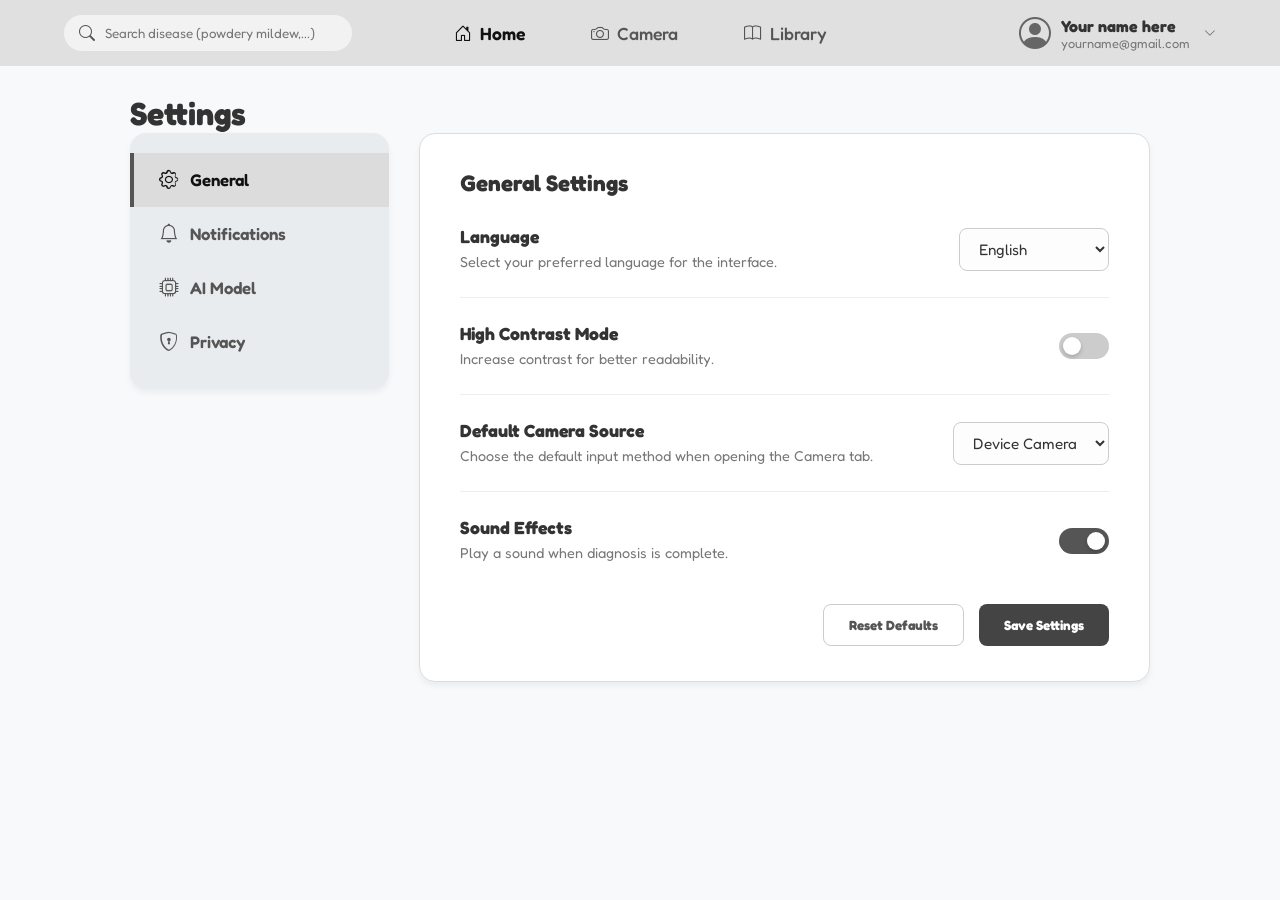
<file: Web-app (code)/setting.html>
<!DOCTYPE html>
<html lang="en">
<head>
    <meta charset="UTF-8">
    <meta name="viewport" content="width=device-width, initial-scale=1.0, user-scalable=no, viewport-fit=cover">
    <title>Settings - Plant AI</title>
    <link rel="preconnect" href="https://fonts.googleapis.com">
    <link rel="preconnect" href="https://fonts.gstatic.com" crossorigin>
    <link href="https://fonts.googleapis.com/css2?family=Fredoka:wdth,wght@75..125,300..700&family=Josefin+Sans:ital,wght@0,100..700;1,100..700&display=swap" rel="stylesheet">
    <link rel="stylesheet" href="https://cdn.jsdelivr.net/npm/bootstrap-icons@1.11.3/font/bootstrap-icons.min.css">
    
    <link rel="stylesheet" href="navbar.css"> 
    <link rel="stylesheet" href="home.css"> 
    <link rel="stylesheet" href="setting.css">
</head>

<body>
    <nav>
        <div class="search-box">
            <i class="bi bi-search"></i><input type="text" 
           placeholder="Search disease (powdery mildew,...)"
           onkeypress="if(event.key === 'Enter' && this.value.trim() !== '') window.location.href='test.html'">
            <i class="bi bi-arrow-right"
            onmousedown="event.preventDefault()"
            onclick="window.location.href='test.html'">
            </i>
        </div>
        
        <ul class="nav-btn">
            <li class="active"><a href="index.html"><i class="bi bi-house-door"></i>Home</a></li>
            <li><a href="camera.html"><i class="bi bi-camera"></i>Camera</a></li>
            <li><a href="library.html"><i class="bi bi-book"></i>Library</a></li>
        </ul>
        <div class="user-section">
            <div class="acc-tab">
                <i class="bi bi-person-circle profile-icon"></i>
                <div class="user-info">
                    <p class="user-name">Your name here</p>
                    <p class="user-settings">yourname@gmail.com</p>
                </div>
                <i class="bi bi-chevron-down"></i>
            </div>
            <div class="dropdown-menu">
                <ul>
                    <li><a href="user.html"><i class="bi bi-person"></i>My account</a></li>
                    <li><a href="setting.html"><i class="bi bi-gear"></i>Setting</a></li>
                    <li><a href="login_register.html"><i class="bi bi-box-arrow-right"></i>Sign out</a></li>
                </ul>
            </div>
        </div>
    </nav>

    <main class="settings-main fade-in">
        <div class="page-header">
            <h1>Settings</h1>
        </div>

        <div class="settings-container">
            <div class="settings-sidebar">
                <button class="sidebar-tab active"><i class="bi bi-gear"></i> General</button>
                <button class="sidebar-tab"><i class="bi bi-bell"></i> Notifications</button>
                <button class="sidebar-tab"><i class="bi bi-cpu"></i> AI Model</button>
                <button class="sidebar-tab"><i class="bi bi-shield-lock"></i> Privacy</button>
            </div>

            <div class="settings-content fade-in-delay-1">
                <h2 class="section-title">General Settings</h2>
                
                <div class="setting-item">
                    <div class="setting-info">
                        <h3>Language</h3>
                        <p>Select your preferred language for the interface.</p>
                    </div>
                    <div class="setting-action">
                        <select class="setting-select">
                            <option value="en" selected>English</option>
                            <option value="vi">Vietnamese</option>
                        </select>
                    </div>
                </div>

                <div class="form-divider"></div>

                <div class="setting-item">
                    <div class="setting-info">
                        <h3>High Contrast Mode</h3>
                        <p>Increase contrast for better readability.</p>
                    </div>
                    <div class="setting-action">
                        <label class="switch">
                            <input type="checkbox">
                            <span class="slider round"></span>
                        </label>
                    </div>
                </div>

                <div class="form-divider"></div>

                <div class="setting-item">
                    <div class="setting-info">
                        <h3>Default Camera Source</h3>
                        <p>Choose the default input method when opening the Camera tab.</p>
                    </div>
                    <div class="setting-action">
                        <select class="setting-select">
                            <option value="camera" selected>Device Camera</option>
                            <option value="upload">File Upload</option>
                        </select>
                    </div>
                </div>

                <div class="form-divider"></div>

                <div class="setting-item">
                    <div class="setting-info">
                        <h3>Sound Effects</h3>
                        <p>Play a sound when diagnosis is complete.</p>
                    </div>
                    <div class="setting-action">
                        <label class="switch">
                            <input type="checkbox" checked>
                            <span class="slider round"></span>
                        </label>
                    </div>
                </div>

                <div class="form-actions" style="margin-top: 40px;">
                    <button type="button" class="btn-cancel">Reset Defaults</button>
                    <button type="button" class="btn-save">Save Settings</button>
                </div>
            </div>
        </div>
    </main>
</body>
</html>
</file>
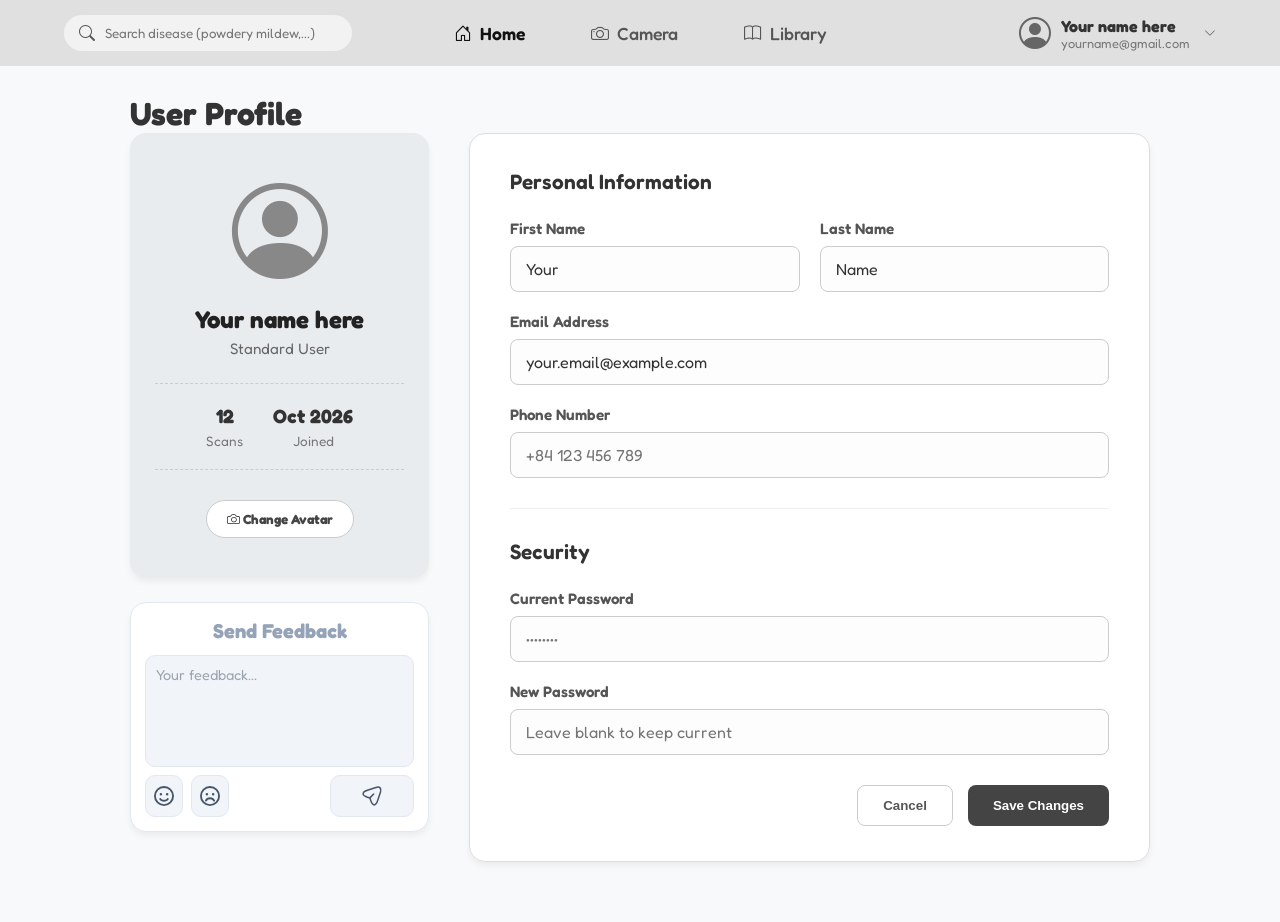
<file: Web-app (code)/user.html>
<!DOCTYPE html>
<html lang="en">
<head>
    <meta charset="UTF-8">
    <meta name="viewport" content="width=device-width, initial-scale=1.0, user-scalable=no, viewport-fit=cover">
    <title>My Account - Plant AI</title>
    <link rel="preconnect" href="https://fonts.googleapis.com">
    <link rel="preconnect" href="https://fonts.gstatic.com" crossorigin>
    <link href="https://fonts.googleapis.com/css2?family=Fredoka:wdth,wght@75..125,300..700&family=Josefin+Sans:ital,wght@0,100..700;1,100..700&display=swap" rel="stylesheet">
    <link rel="apple-touch-icon" sizes="180x180" href="Materials\favicon_io\apple-touch-icon.png">
    <link rel="icon" type="image/png" sizes="32x32" href="Materials\favicon_io\favicon-32x32.png">
    <link rel="icon" type="image/png" sizes="16x16" href="Materials\favicon_io\favicon-16x16.png">
    <link rel="manifest" href="/site.webmanifest">
    <link rel="stylesheet" href="https://cdn.jsdelivr.net/npm/bootstrap-icons@1.11.3/font/bootstrap-icons.min.css">
    
    <link rel="stylesheet" href="navbar.css"> 
    <link rel="stylesheet" href="home.css"> 
    <link rel="stylesheet" href="user.css">
</head>

<body>
    <nav>
        <div class="search-box">
            <i class="bi bi-search"></i><input type="text" 
           placeholder="Search disease (powdery mildew,...)"
           onkeypress="if(event.key === 'Enter' && this.value.trim() !== '') window.location.href='test.html'">
            <i class="bi bi-arrow-right"
            onmousedown="event.preventDefault()"
            onclick="window.location.href='test.html'">
            </i>
        </div>
        
        <ul class="nav-btn">
            <li class="active"><a href="index.html"><i class="bi bi-house-door"></i>Home</a></li>
            <li><a href="camera.html"><i class="bi bi-camera"></i>Camera</a></li>
            <li><a href="library.html"><i class="bi bi-book"></i>Library</a></li>
        </ul>
        <div class="user-section">
            <div class="acc-tab">
                <i class="bi bi-person-circle profile-icon"></i>
                <div class="user-info">
                    <p class="user-name">Your name here</p>
                    <p class="user-settings">yourname@gmail.com</p>
                </div>
                <i class="bi bi-chevron-down"></i>
            </div>
            <div class="dropdown-menu">
                <ul>
                    <li><a href="user.html"><i class="bi bi-person"></i>My account</a></li>
                    <li><a href="setting.html"><i class="bi bi-gear"></i>Setting</a></li>
                    <li><a href="login_register.html"><i class="bi bi-box-arrow-right"></i>Sign out</a></li>
                </ul>
            </div>
        </div>
    </nav>

    <main class="account-main fade-in">
        <div class="page-header">
            <h1>User Profile</h1>
        </div>

        <div class="account-container">
            <div class="left-sidebar-column">
                <div class="profile-summary">
                    <div class="avatar-wrapper">
                        <i class="bi bi-person-circle large-avatar"></i>
                    </div>
                    <h2 class="display-name">Your name here</h2>
                    <p class="account-role">Standard User</p>
                    
                    <div class="profile-stats">
                        <div class="stat-item">
                            <span class="stat-num">12</span>
                            <span class="stat-label">Scans</span>
                        </div>
                        <div class="stat-item">
                            <span class="stat-num">Oct 2026</span>
                            <span class="stat-label">Joined</span>
                        </div>
                    </div>

                    <button class="upload-btn">
                        <i class="bi bi-camera"></i> Change Avatar
                    </button>
                </div>

                <div class="fb-card">
                    <h1 class="fb-title">Send Feedback</h1>
                    <textarea placeholder="Your feedback..." class="fb-textarea"></textarea>
                    
                    <button type="button" class="fb-btn fb-emoji-btn" title="Happy">
                        <svg xmlns="http://www.w3.org/2000/svg" height="20px" viewBox="0 0 512 512">
                            <path d="M464 256A208 208 0 1 0 48 256a208 208 0 1 0 416 0zM0 256a256 256 0 1 1 512 0A256 256 0 1 1 0 256zm177.6 62.1C192.8 334.5 218.8 352 256 352s63.2-17.5 78.4-33.9c9-9.7 24.2-10.4 33.9-1.4s10.4 24.2 1.4 33.9c-22 23.8-60 49.4-113.6 49.4s-91.7-25.5-113.6-49.4c-9-9.7-8.4-24.9 1.4-33.9s24.9-8.4 33.9 1.4zM144.4 208a32 32 0 1 1 64 0 32 32 0 1 1 -64 0zm192-32a32 32 0 1 1 0 64 32 32 0 1 1 0-64z"></path>
                        </svg>
                    </button>

                    <button type="button" class="fb-btn fb-emoji-btn" title="Sad">
                        <svg xmlns="http://www.w3.org/2000/svg" height="20px" viewBox="0 0 512 512">
                            <path d="M464 256A208 208 0 1 0 48 256a208 208 0 1 0 416 0zM0 256a256 256 0 1 1 512 0A256 256 0 1 1 0 256zM174.6 384.1c-4.5 12.5-18.2 18.9-30.7 14.4s-18.9-18.2-14.4-30.7C146.9 319.4 198.9 288 256 288s109.1 31.4 126.6 79.9c4.5 12.5-2 26.2-14.4 30.7s-26.2-2-30.7-14.4C328.2 358.5 297.2 336 256 336s-72.2 22.5-81.4 48.1zM144.4 208a32 32 0 1 1 64 0 32 32 0 1 1 -64 0zm192-32a32 32 0 1 1 0 64 32 32 0 1 1 0-64z"></path>
                        </svg>
                    </button>

                    <span class="fb-spacer"></span>

                    <button type="button" class="fb-btn fb-send-btn" title="Send">
                        <svg fill="none" viewBox="0 0 24 24" height="24px" width="24px" xmlns="http://www.w3.org/2000/svg">
                            <path stroke-linejoin="round" stroke-linecap="round" stroke-width="1.5" d="M7.39999 6.32003L15.89 3.49003C19.7 2.22003 21.77 4.30003 20.51 8.11003L17.68 16.6C15.78 22.31 12.66 22.31 10.76 16.6L9.91999 14.08L7.39999 13.24C1.68999 11.34 1.68999 8.23003 7.39999 6.32003Z"></path>
                            <path stroke-linejoin="round" stroke-linecap="round" stroke-width="1.5" d="M10.11 13.6501L13.69 10.0601"></path>
                        </svg>
                    </button>
                </div>
            </div>

            <div class="profile-details fade-in-delay-1">
                <h3 class="section-title">Personal Information</h3>
                
                <form class="account-form" onsubmit="event.preventDefault();">
                    <div class="form-row">
                        <div class="form-group">
                            <label>First Name</label>
                            <input type="text" placeholder="Enter first name" value="Your">
                        </div>
                        <div class="form-group">
                            <label>Last Name</label>
                            <input type="text" placeholder="Enter last name" value="Name">
                        </div>
                    </div>

                    <div class="form-group">
                        <label>Email Address</label>
                        <input type="email" placeholder="example@email.com" value="your.email@example.com">
                    </div>

                    <div class="form-group">
                        <label>Phone Number</label>
                        <input type="tel" placeholder="+84 123 456 789">
                    </div>

                    <div class="form-divider"></div>

                    <h3 class="section-title">Security</h3>
                    <div class="form-group">
                        <label>Current Password</label>
                        <input type="password" placeholder="••••••••">
                    </div>
                    <div class="form-group">
                        <label>New Password</label>
                        <input type="password" placeholder="Leave blank to keep current">
                    </div>

                    <div class="form-actions">
                        <button type="button" class="btn-cancel">Cancel</button>
                        <button type="submit" class="btn-save">Save Changes</button>
                    </div>
                </form>
            </div>
        </div>
    </main>
</body>
</html>
</file>
<file: Web-app (code)/navbar.css>
* {
    margin: 0;
    padding: 0;
    box-sizing: border-box;
}

body {
    font-family: 'Fredoka', 'Josefin Sans', sans-serif;
    background-color: #f8f9fa;
    color: #333333;
    overflow-x: hidden;
    padding-top: 64px;
}

nav {
    display: flex;
    align-items: center;
    padding: 15px 64px;
    background-color: #e0e0e0;
    position: fixed;
    width: 100vw;
    top: 0;
    left: 0;
    z-index: 100;
}

.search-box {
    display: flex;
    align-items: center;
    background: #f2f2f2;
    padding: 2px 15px;
    border-radius: 20px;
    transition: all 0.3s ease;
    width: 25%;
    position: relative;
}

.search-box:hover {
    background: #ffffff;
    box-shadow: 0 2px 8px rgba(0,0,0,0.1);
}

.search-box:focus-within {
    background: #ffffff;
    box-shadow: 0 2px 8px rgba(0,0,0,0.1);
    width: 30%;
}

.search-box i {
    color: #555;
    margin-right: 10px;
}

.bi-arrow-right {
    position: absolute;
    right: 0;
    top: 0;
    height: 100%;
    width: 45px;
    
    display: flex;
    justify-content: center;
    align-items: center;
    
    border-radius: 0 20px 20px 0;
    margin-right: 0 !important;
    
    opacity: 0;
    visibility: hidden;
    pointer-events: none;
    transition: all 0.3s ease;
}

.search-box:focus-within .bi-arrow-right {
    opacity: 1;
    visibility: visible;
    background-color: #dcdcdc;
    color: #999 !important;
}

.search-box input:not(:placeholder-shown) ~ .bi-arrow-right {
    background-color: #9e9e9e;
    color: #ffffff !important;
    pointer-events: auto;
    cursor: pointer;
}

.search-box input:not(:placeholder-shown) ~ .bi-arrow-right:hover {
    background-color: #888888;
}

.search-box input {
    border: none;
    background: transparent;
    outline: none;
    font-family: 'Fredoka';
    color: #333;
    width: 100%;
    height: 32px;
}

.nav-btn {
    position: absolute;
    display: flex;
    list-style: none;
    gap: 30px;
    left: 50%;
    transform: translateX(-50%); /* Căn giữa chuẩn xác để tính tọa độ trượt không bị lệch */
    z-index: 1;
}

/* Khung nền trượt mượt mà */
.nav-slider {
    position: absolute;
    top: 0;
    left: 0;
    height: 100%;
    background-color: #b3b3b3; /* Đổi thành #222 nếu bạn muốn khung đen */
    border-radius: 20px;
    z-index: -1;
    /* Hiệu ứng trượt có độ đàn hồi nhẹ rất mượt */
    transition: transform 0.35s cubic-bezier(0.25, 1, 0.5, 1), width 0.35s cubic-bezier(0.25, 1, 0.5, 1);
    pointer-events: none;
}

.nav-btn li a {
    text-decoration: none;
    color: #555;
    font-weight: 500;
    font-size: 1.1rem;
    display: flex;
    align-items: center;
    gap: 8px;
    padding: 8px 18px;
    border-radius: 20px;
    transition: color 0.25s ease;
    position: relative;
}

/* Chữ và icon khi đang ở trang đó (nếu dùng khung đen thì đổi color thành #ffffff) */
.nav-btn li.active a {
    color: #111;
    font-weight: 600;
}

/* Hover nhẹ chỉ đổi màu chữ, không tạo khung giả làm rối hiệu ứng trượt */
.nav-btn li:not(.active) a:hover {
    color: #111;
}

.user-section {
    position: absolute;
    right: 64px;
}

.acc-tab {
    display: flex;
    align-items: center;
    gap: 10px;
    cursor: pointer;
}

.profile-icon {
    font-size: 2rem;
    color: #666;
}

.user-info .user-name {
    font-weight: bold;
    font-size: 1rem;
    color: #333;
}

.user-info .user-settings {
    font-size: 0.8rem;
    color: #777;
}

.bi-chevron-down {
    margin-left: 4px;
    font-size: 12px;
    color: #666;
}

.dropdown-menu {
    position: absolute;
    top: 100%;
    right: 0;
    background: #ffffff;
    border: 1px solid #ddd;
    border-radius: 8px;
    margin-top: 10px;
    box-shadow: 0 4px 12px rgba(0,0,0,0.1);
    opacity: 0;
    visibility: hidden;
    transform: translateY(-10px);
    transition: all 0.3s ease;
}

.user-section:hover .dropdown-menu {
    opacity: 1;
    visibility: visible;
    transform: translateY(0);
}

.dropdown-menu ul {
    list-style: none;
}

.dropdown-menu ul li a {
    display: block;
    padding: 10px 20px;
    text-decoration: none;
    color: #333;
    white-space: nowrap;
    transition: background 0.2s;
}

.dropdown-menu i {
    justify-content: center;
    align-items: center;
    margin-right: 12px;
}

.dropdown-menu ul li:last-child {
    margin-top: 8px;
    border-top: 0.1px solid #dfdddd ;
}

.dropdown-menu ul li:last-child a {
    color: #dc3545;
}

.dropdown-menu ul li a:hover {
    background: #f0f0f0;
}

body.modal-open {
    overflow: hidden;
}
</file>
<file: Web-app (code)/home.css>
.fade-in {
    animation: fadeIn 0.5s ease-out forwards;
}

@keyframes fadeIn {
    from { opacity: 0; transform: translateY(20px); }
    to { opacity: 1; transform: translateY(0); }
}

.hover-bounce:hover {
    transform: scale(1.2);
    color: #000;
}

main {
    transition: opacity 0.3s ease-in-out;
    opacity: 1;
}

main.fade-out {
    opacity: 0 !important;
}

.home-main {
    display: flex;
    gap: 40px;
    max-width: 1000px;
    margin: 40px auto;
    font-family: inherit;
    color: #333;
}

.main-content {
    flex: 1.7;
}

.search-aside {
    flex: 1;
    display: flex;
    flex-direction: column;
}

.main-content h1 {
    font-size: 2.5rem;
    margin: 0 0 10px 0;
    color: #222;
}

.main-content .subtitle {
    font-size: 1.25rem;
    font-weight: normal;
    color: #555;
    margin: 0 0 30px 0;
    line-height: 1.4;
}

.info-card {
    background-color: #ebebeb;
    border-radius: 24px;
    padding: 28px 32px;
    display: flex;
    flex-direction: column;
    min-height: 260px;
    box-shadow: 0 4px 12px rgba(0, 0, 0, 0.03);
    transition: transform 0.25s ease, box-shadow 0.25s ease;
}

.about-card .badge-container {
    margin-bottom: 20px;
}

.search-card {
    padding: 24px 28px;
    height: 100%;
}

.title-badge {
    background-color: #ffffff;
    color: #222;
    padding: 10px 28px;
    border-radius: 40px;
    font-size: 1.5rem;
    font-weight: bold;
    display: inline-block;
    margin: 0;
    box-shadow: 0 2px 6px rgba(0, 0, 0, 0.04);
}

.search-header {
    text-align: center;
    border-bottom: 2px solid #d4d4d4;
    padding-bottom: 18px;
    margin-bottom: 20px;
}

.card-list {
    list-style: none;
    padding: 0 6px;
    margin: 0 0 24px 0;
    flex-grow: 1;
    display: flex;
    flex-direction: column;
    gap: 12px;
}

.card-list li {
    position: relative;
    padding-left: 18px;
    font-size: 1.08rem;
    color: #444;
    line-height: 1.4;
}

.card-list li::before {
    content: "";
    position: absolute;
    left: 0;
    top: 50%;
    transform: translateY(-50%);
    width: 6px;
    height: 6px;
    border-radius: 50%;
    background-color: #666;
}

.show-more-container {
    display: flex;
    justify-content: center;
    margin-top: auto;
    padding-top: 15px;
}

.show-more {
    display: inline-flex;
    align-items: center;
    color: #555;
    text-decoration: none;
    font-weight: 700;
    font-size: 1rem;
    padding-bottom: 2px;
    border-bottom: 2px solid #6d6d6d;
    transition: all 0.3s ease;
    cursor: pointer;
}

.show-more::after {
    content: '→';
    display: inline-block;
    opacity: 0;
    width: 0;
    margin-left: 0;
    transform: translateX(-10px);
    transition: all 0.3s cubic-bezier(0.34, 1.56, 0.64, 1);
    overflow: hidden;
    white-space: nowrap;
}

.show-more:hover {
    color: #000;
    border-color: #000;
}

.show-more:hover::after {
    opacity: 1;
    width: 18px;
    margin-left: 6px;
    transform: translateX(0);
}
</file>
<file: Web-app (code)/setting.css>
.settings-main {
    padding: 30px 40px 60px 40px;
    max-width: 1100px;
    margin: 0 auto;
    min-height: 80vh;
}

.settings-container {
    display: flex;
    gap: 30px;
    align-items: flex-start;
}

.settings-sidebar {
    flex: 1;
    background: #e9ecef;
    border-radius: 16px;
    padding: 20px 0;
    box-shadow: 0 4px 6px rgba(0,0,0,0.05);
    display: flex;
    flex-direction: column;
}

.sidebar-tab {
    background: transparent;
    border: none;
    padding: 15px 25px;
    text-align: left;
    font-size: 1.05rem;
    font-weight: 600;
    color: #555;
    cursor: pointer;
    font-family: inherit;
    display: flex;
    align-items: center;
    gap: 12px;
    border-left: 4px solid transparent;
}

.sidebar-tab i {
    font-size: 1.2rem;
}

.sidebar-tab:hover {
    background: #dcdcdc;
    color: #222;
}

.sidebar-tab.active {
    background: #dcdcdc;
    color: #111;
    border-left-color: #555;
}

.settings-content {
    flex: 2.5;
    background: #ffffff;
    border-radius: 16px;
    padding: 35px 40px;
    border: 1px solid #ddd;
    box-shadow: 0 4px 6px rgba(0,0,0,0.05);
}

.section-title {
    font-size: 1.4rem;
    color: #333;
    margin-bottom: 30px;
    font-weight: 700;
}

.setting-item {
    display: flex;
    justify-content: space-between;
    align-items: center;
    gap: 20px;
}

.setting-info h3 {
    font-size: 1.1rem;
    color: #333;
    margin-bottom: 5px;
}

.setting-info p {
    font-size: 0.9rem;
    color: #777;
    margin: 0;
    line-height: 1.4;
}

.setting-select {
    padding: 10px 15px;
    border: 1px solid #ccc;
    border-radius: 8px;
    font-family: inherit;
    font-size: 0.95rem;
    color: #333;
    background: #fdfdfd;
    cursor: pointer;
    outline: none;
    min-width: 150px;
}

.setting-select:focus {
    border-color: #888;
}

.form-divider {
    height: 1px;
    background: #eee;
    margin: 25px 0;
}

.switch {
    position: relative;
    display: inline-block;
    width: 50px;
    height: 26px;
}

.switch input {
    opacity: 0;
    width: 0;
    height: 0;
}

.slider {
    position: absolute;
    cursor: pointer;
    top: 0; left: 0; right: 0; bottom: 0;
    background-color: #ccc;
    transition: .4s;
}

.slider:before {
    position: absolute;
    content: "";
    height: 18px;
    width: 18px;
    left: 4px;
    bottom: 4px;
    background-color: white;
    transition: .4s;
    box-shadow: 0 2px 4px rgba(0,0,0,0.2);
}

input:checked + .slider {
    background-color: #555;
}

input:checked + .slider:before {
    transform: translateX(24px);
}

.slider.round {
    border-radius: 34px;
}

.slider.round:before {
    border-radius: 50%;
}

.form-actions {
    display: flex;
    justify-content: flex-end;
    gap: 15px;
}

.btn-cancel, .btn-save {
    padding: 12px 25px;
    border-radius: 8px;
    font-weight: bold;
    cursor: pointer;
    transition: all 0.2s;
    font-family: inherit;
}

.btn-cancel {
    background: transparent;
    border: 1px solid #ccc;
    color: #555;
}

.btn-cancel:hover { background: #f0f0f0; }

.btn-save {
    background: #444;
    border: none;
    color: #fff;
}

.btn-save:hover { background: #222; box-shadow: 0 4px 10px rgba(0,0,0,0.15); }
</file>
<file: Web-app (code)/user.css>
.account-main {
    padding: 30px 40px 60px 40px;
    max-width: 1100px;
    margin: 0 auto;
    min-height: 80vh;
}

.account-container {
    display: flex;
    gap: 40px;
    align-items: flex-start;
}

.profile-summary {
    flex: 1;
    background: #e9ecef;
    border-radius: 16px;
    padding: 40px 25px;
    text-align: center;
    box-shadow: 0 4px 6px rgba(0,0,0,0.05);
}

.avatar-wrapper {
    margin-bottom: 15px;
}

.large-avatar {
    font-size: 6rem;
    color: #888;
}

.display-name {
    font-size: 1.5rem;
    color: #222;
    margin-bottom: 5px;
}

.account-role {
    color: #666;
    font-size: 0.95rem;
    margin-bottom: 25px;
}

.profile-stats {
    display: flex;
    justify-content: center;
    gap: 30px;
    margin-bottom: 30px;
    padding: 20px 0;
    border-top: 1px dashed #ccc;
    border-bottom: 1px dashed #ccc;
}

.stat-item {
    display: flex;
    flex-direction: column;
}

.stat-num {
    font-weight: bold;
    font-size: 1.2rem;
    color: #333;
}

.stat-label {
    font-size: 0.85rem;
    color: #777;
    margin-top: 5px;
}

.upload-btn {
    background: #fff;
    border: 1px solid #ccc;
    padding: 10px 20px;
    border-radius: 20px;
    font-family: inherit;
    font-weight: bold;
    color: #444;
    cursor: pointer;
    transition: all 0.3s;
}

.upload-btn:hover {
    background: #dcdcdc;
    color: #000;
}

.profile-details {
    flex: 2;
    background: #ffffff;
    border-radius: 16px;
    padding: 35px 40px;
    border: 1px solid #ddd;
    box-shadow: 0 4px 6px rgba(0,0,0,0.05);
}

.section-title {
    font-size: 1.3rem;
    color: #333;
    margin-bottom: 25px;
    font-weight: 600;
}

.account-form .form-row {
    display: flex;
    gap: 20px;
}

.account-form .form-group {
    margin-bottom: 20px;
    flex: 1;
    display: flex;
    flex-direction: column;
}

.account-form label {
    font-weight: 600;
    font-size: 0.95rem;
    color: #555;
    margin-bottom: 8px;
}

.account-form input {
    padding: 12px 15px;
    border: 1px solid #ccc;
    border-radius: 8px;
    font-family: inherit;
    font-size: 1rem;
    color: #333;
    background: #fdfdfd;
    transition: all 0.3s;
}

.account-form input:focus {
    outline: none;
    border-color: #888;
    background: #fff;
    box-shadow: 0 0 0 3px rgba(0,0,0,0.05);
}

.form-divider {
    height: 1px;
    background: #eee;
    margin: 30px 0;
}

.form-actions {
    display: flex;
    justify-content: flex-end;
    gap: 15px;
    margin-top: 30px;
}

.btn-cancel {
    padding: 12px 25px;
    background: transparent;
    border: 1px solid #ccc;
    border-radius: 8px;
    color: #555;
    font-weight: bold;
    cursor: pointer;
    transition: all 0.2s;
}

.btn-cancel:hover {
    background: #f0f0f0;
}

.btn-save {
    padding: 12px 25px;
    background: #444;
    border: none;
    border-radius: 8px;
    color: #fff;
    font-weight: bold;
    cursor: pointer;
    transition: all 0.2s;
}

.btn-save:hover {
    background: #222;
    box-shadow: 0 4px 10px rgba(0,0,0,0.15);
}

.left-sidebar-column {
    flex: 1;
    display: flex;
    flex-direction: column;
    gap: 24px;
}

.fb-card {
    background-color: #ffffff;
    border: 1px solid #e2e8f0;
    border-radius: 16px;
    padding: 14px;
    display: grid;
    grid-template-columns: repeat(6, 1fr);
    gap: 8px;
    font-size: 0.875rem;
    box-shadow: 0 4px 6px rgba(0, 0, 0, 0.05);
}

.fb-title {
    grid-column: span 6;
    text-align: center;
    color: #94a3b8;
    font-size: 1.25rem;
    font-weight: 700;
    margin: 2px 0 4px 0;
}

.fb-textarea {
    grid-column: span 6;
    height: 112px;
    background-color: #f1f5f9;
    color: #475569;
    border: 1px solid #e2e8f0;
    border-radius: 10px;
    padding: 10px;
    font-family: inherit;
    font-size: 0.9rem;
    resize: none;
    outline: none;
    transition: border-color 0.3s ease;
}

.fb-textarea::placeholder {
    color: #475569;
    opacity: 0.5;
}

.fb-textarea:focus {
    border-color: #475569;
}

.fb-btn {
    background-color: #f1f5f9;
    border: 1px solid #e2e8f0;
    border-radius: 10px;
    padding: 8px;
    display: flex;
    justify-content: center;
    align-items: center;
    cursor: pointer;
    transition: all 0.3s ease;
}

.fb-btn:hover {
    border-color: #475569;
}

.fb-emoji-btn {
    grid-column: span 1;
    fill: #475569;
}

.fb-emoji-btn:focus {
    fill: #bfdbfe;
    background-color: #60a5fa;
    border-color: #60a5fa;
}

.fb-spacer {
    grid-column: span 2;
}

.fb-send-btn {
    grid-column: span 2;
    stroke: #475569;
}

.fb-send-btn:focus {
    stroke: #bfdbfe;
    background-color: #60a5fa;
    border-color: #60a5fa;
}
</file>
